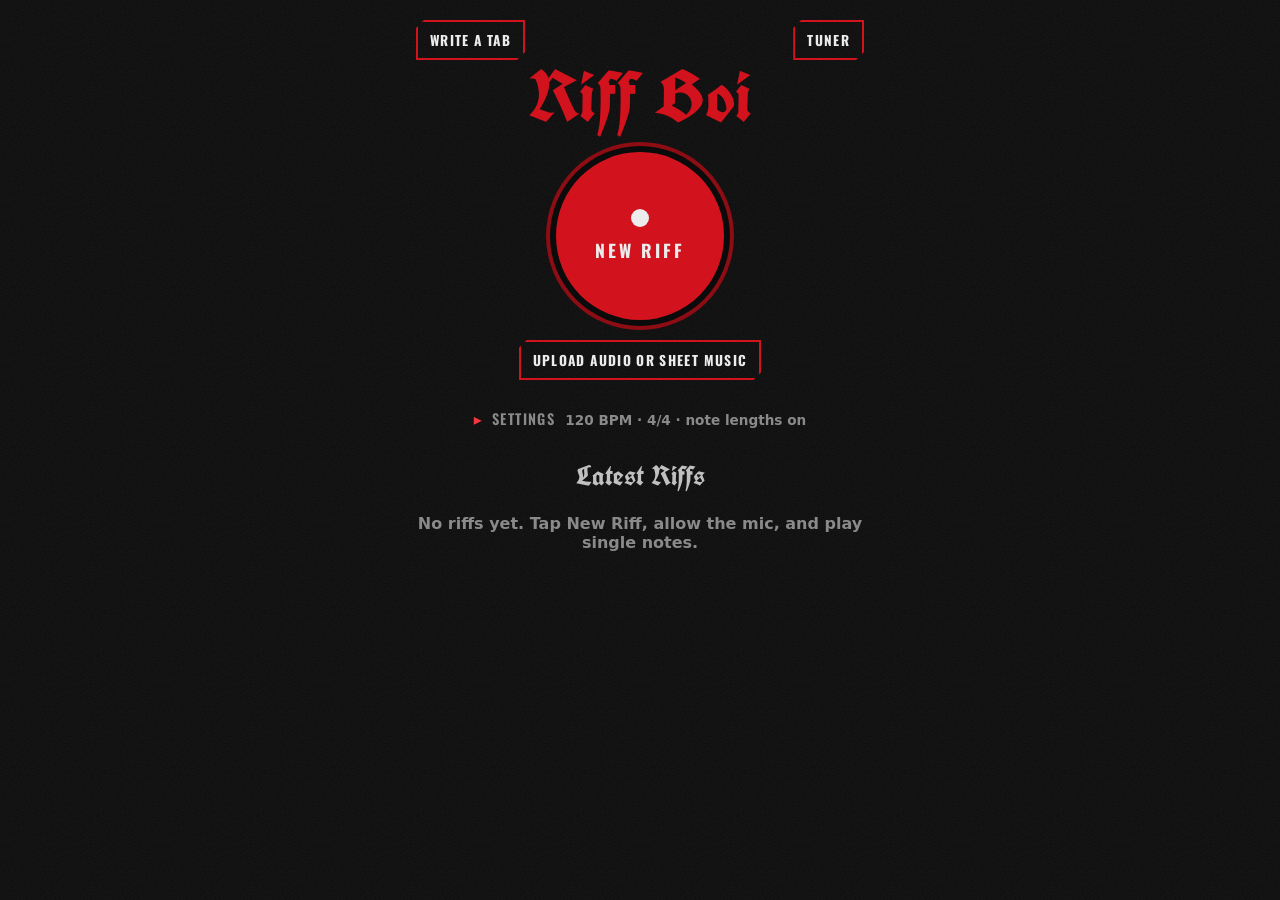
<file: index.html>
<!DOCTYPE html>
<html lang="en">
<head>
  <meta charset="UTF-8">
  <meta name="viewport" content="width=device-width, initial-scale=1">
  <title>Riff Boi</title>
  <!-- App icon and "Add to Home Screen": opens full-screen like an app, with the blackletter R icon -->
  <link rel="manifest" href="manifest.webmanifest">
  <meta name="theme-color" content="#0b0b0b">
  <link rel="icon" href="icons/favicon-32.png" sizes="32x32">
  <link rel="apple-touch-icon" href="icons/apple-touch-icon.png">
  <!-- Fonts from Google Fonts: UnifrakturCook (logo and titles, picked by the learner), Oswald (labels) -->
  <link rel="preconnect" href="https://fonts.googleapis.com">
  <link rel="preconnect" href="https://fonts.gstatic.com" crossorigin>
  <link href="https://fonts.googleapis.com/css2?family=Oswald:wght@500;700&family=UnifrakturCook:wght@700&display=swap" rel="stylesheet">
  <link rel="stylesheet" href="css/style.css">
</head>
<body>
  <!-- Each <section> is one screen. app.js shows one at a time. -->

  <!-- Home: Latest Riffs -->
  <section id="screen-home" class="screen">
    <header class="home-top">
      <h1 class="logo">Riff Boi</h1>
      <button id="new-tab-btn" class="secondary-btn new-tab-btn">Write a tab</button>
      <button id="tuner-btn" class="secondary-btn tuner-btn">Tuner</button>
    </header>
    <button id="new-riff-btn" class="record-btn" title="New Riff (Space)"><span class="record-dot" aria-hidden="true"></span>New Riff</button>
    <!-- Or get the tab of a recording (a sound file) -->
    <div class="file-row">
      <button id="upload-btn" class="secondary-btn">Upload audio or sheet music</button>
      <input id="upload-input" type="file" accept="audio/*,.musicxml,.xml,.mxl" hidden>
    </div>
    <!-- Settings for the tab: the tempo you play at (for note values), or Auto (Riff Boi works it
         out from your notes when you tap Stop), the time signature, and rhythm on/off -->
    <!-- Tucked away in a drawer: the line next to Settings says what's set (see showSettingsSummary) -->
    <details id="settings-drawer" class="settings-drawer">
    <summary><span class="setting-label">Settings</span> <span id="settings-summary" class="settings-summary"></span></summary>
    <div class="settings-row">
      <div class="tempo">
        <span class="setting-label">Tempo</span>
        <button id="bpm-down" class="step-btn" aria-label="Slower">−</button>
        <input id="bpm-input" class="bpm-input" type="number" inputmode="numeric" min="40" max="240" step="1" value="120" aria-label="Tempo in beats per minute">
        <span class="setting-unit">BPM</span>
        <button id="bpm-up" class="step-btn" aria-label="Faster">+</button>
      </div>
      <label class="rhythm-switch" title="Work out the tempo from my notes when I tap Stop"><input id="auto-tempo-input" type="checkbox"> <span class="setting-label">Auto detect tempo</span></label>
      <label class="meter-picker"><span class="setting-label">Time</span> <select id="meter-select" class="input-select" aria-label="Time signature"></select></label>
      <label class="rhythm-switch" title="Turn off to just see the notes, evenly spaced"><input id="rhythm-input" type="checkbox" checked> <span class="setting-label">Show note lengths</span></label>
      <label class="rhythm-switch" title="Watch my fretting hand to pick the right string"><input id="camera-input" type="checkbox"> <span class="setting-label">Camera (beta)</span></label>
      <button id="camera-setup-btn" class="small-btn" hidden>Set up camera</button>
    </div>
    </details>
    <!-- Only shown when the address ends in ?debug (for tuning note detection) -->
    <button id="save-readings-btn" class="small-btn" hidden>Save last recording's readings</button>
    <button id="save-sound-btn" class="small-btn" hidden>Save last recording's sound (WAV)</button>
    <h2 class="screen-title">Latest Riffs</h2>
    <!-- Delete every riff (after a check that you really mean it) -->
    <button id="delete-all-btn" class="riff-action riff-delete delete-all" hidden>Delete all</button>
    <p id="no-riffs-msg" class="muted no-riffs">No riffs yet. Tap New Riff, allow the mic, and play single notes.</p>
    <ul id="riff-list" class="riff-list"></ul>
  </section>

  <!-- Recording -->
  <section id="screen-recording" class="screen" hidden>
    <div class="rec-bar"><span class="rec-dot" aria-hidden="true"></span><span>Listening…</span><span id="rec-time" class="rec-time">0:00</span></div>
    <div class="note-display">
      <span id="note-name" class="note-name">–</span>
      <span id="note-freq" class="note-freq">Play a note</span>
    </div>
    <div id="live-tab" class="tab"></div>
    <!-- Camera (if it's on): your fretting hand, to pick the right string. The video stays on your device. -->
    <div id="camera-box" class="camera-box" hidden>
      <div class="camera-view"><video id="camera-video" playsinline muted></video><canvas id="camera-canvas"></canvas></div>
      <p id="camera-status" class="muted camera-status"></p>
    </div>
    <!-- Confidence bar: how sure Riff Boi is about the tab (filled in by app.js) -->
    <div id="live-confidence" class="confidence">
      <div class="confidence-label"><span>Confidence</span><span class="confidence-pct">–</span></div>
      <div class="confidence-bar" role="meter" aria-label="Confidence" aria-valuemin="0" aria-valuemax="100" aria-valuenow="0"><div class="confidence-fill"></div></div>
      <p class="confidence-hint"></p>
    </div>
    <!-- Messages like "Can't hear your guitar", with a hint about what to try -->
    <div class="status">
      <p id="status-msg" class="status-msg"></p>
      <p id="status-hint" class="status-hint"></p>
    </div>
    <!-- Only shown when the address ends in ?debug: the mic's numbers, to find out why a phone can't hear -->
    <p id="debug-info" class="debug-info" hidden></p>
    <button id="stop-btn" class="big-btn bottom-btn" title="Stop (Space)">Stop</button>
  </section>

  <!-- Tuner -->
  <section id="screen-tuner" class="screen" hidden>
    <h2 class="screen-title">Tuner</h2>
    <div class="tuner">
      <div id="tuner-note" class="tuner-note">–</div>
      <div class="tuner-meter">
        <div class="tuner-center"></div>
        <div id="tuner-needle" class="tuner-needle" hidden></div>
      </div>
      <div class="tuner-scale"><span>♭ flat</span><span>sharp ♯</span></div>
      <div id="tuner-status" class="tuner-status">Play one string</div>
      <div id="tuner-freq" class="muted"></div>
    </div>
    <div class="status">
      <p id="tuner-msg" class="status-msg"></p>
      <p id="tuner-hint" class="status-hint"></p>
    </div>
    <p id="tuner-debug" class="debug-info" hidden></p>
    <button id="tuner-done-btn" class="big-btn bottom-btn">Done</button>
  </section>

  <!-- Camera setup (beta): two notes show Riff Boi where your frets are in the picture -->
  <section id="screen-camera-setup" class="screen" hidden>
    <h2 class="screen-title">Camera setup</h2>
    <p id="setup-step" class="setup-step"></p>
    <div class="camera-box">
      <div class="camera-view"><video id="setup-video" playsinline muted></video><canvas id="setup-canvas"></canvas></div>
      <p id="setup-status" class="muted camera-status"></p>
    </div>
    <p class="muted setup-tip">Put the camera where it can see the whole neck, in good light. Red dots mark your fretting hand, gray dots your other hand.</p>
    <div class="status">
      <p id="setup-msg" class="status-msg"></p>
      <p id="setup-hint" class="status-hint"></p>
    </div>
    <button id="setup-again-btn" class="secondary-btn">Start over</button>
    <button id="setup-done-btn" class="big-btn bottom-btn">Done</button>
  </section>

  <!-- Saving confirmation -->
  <section id="screen-saving" class="screen" hidden>
    <h2 id="saving-title" class="saving-title">Saving…</h2>
    <p id="saving-details" class="saving-details"></p>
    <p id="saving-where" class="muted"></p>
  </section>

  <!-- Riff View: one saved riff -->
  <section id="screen-riff" class="screen" hidden>
    <button id="back-btn" class="back-btn">← Latest Riffs</button>
    <h2 id="riff-title" class="screen-title"></h2>
    <div id="riff-tab" class="tab"></div>
    <!-- Tap a note in the tab to move it to another string (the string is Riff Boi's best guess) -->
    <div id="move-row" class="move-row" hidden></div>
    <p id="move-hint" class="muted move-hint">Tap a note to move it to another string</p>
    <!-- Play it (the big button). A riff opened from a shared link can be saved to my riffs. -->
    <div class="riff-main">
      <button id="riff-play-btn" class="secondary-btn play-btn riff-play">Play</button>
      <button id="riff-save-btn" class="secondary-btn add-note-btn" hidden>Save to my riffs</button>
    </div>
    <!-- Everything else, in small labeled groups -->
    <div class="riff-groups">
      <!-- Practice: slow it down, play it over and over, and hear a click on the beat -->
      <div class="riff-group">
        <span class="setting-label group-label">Practice</span>
        <label class="meter-picker"><span class="setting-label">Speed</span> <select id="speed-select" class="input-select"><option value="1">100%</option><option value="0.75">75%</option><option value="0.5">50%</option></select></label>
        <label class="rhythm-switch"><input id="loop-input" type="checkbox"> <span class="setting-label">Loop</span></label>
        <label id="click-switch" class="rhythm-switch"><input id="click-input" type="checkbox"> <span class="setting-label">Click</span></label>
      </div>
      <!-- This riff's tempo: type a new one to speed it up or slow it down. Detect works it out again
           from how it was played, for when the tempo was wrong when it was recorded. -->
      <div id="tempo-group" class="riff-group">
        <span class="setting-label group-label">Tempo</span>
        <label id="riff-tempo" class="riff-tempo">
          <input id="riff-bpm-input" class="bpm-input" type="number" inputmode="numeric" min="40" max="240" step="1" aria-label="This riff's tempo in beats per minute">
          <span class="setting-unit">BPM</span>
          <span id="riff-auto-tag" class="muted">auto</span>
        </label>
        <button id="riff-detect-btn" class="small-btn" type="button">Detect</button>
      </div>
      <!-- Share: copy it as text tab, send a link (a phone opens its share menu), or save a .txt file -->
      <div class="riff-group">
        <span class="setting-label group-label">Share</span>
        <button id="riff-copy-btn" class="secondary-btn copy-btn">Copy</button>
        <button id="riff-share-btn" class="secondary-btn copy-btn">Link</button>
        <button id="riff-file-btn" class="secondary-btn copy-btn">Save .txt</button>
      </div>
      <!-- Your real sound (a recorded or uploaded riff), kept in this browser -->
      <div id="sound-row" class="riff-group" hidden>
        <span class="setting-label group-label">Your sound</span>
        <button id="sound-play-btn" class="secondary-btn play-btn">Play</button>
        <button id="sound-save-btn" class="secondary-btn copy-btn">Download</button>
      </div>
    </div>
    <!-- Same confidence bar, for the saved riff (hidden for riffs saved before it existed) -->
    <div id="riff-confidence" class="confidence" hidden>
      <div class="confidence-label"><span>Confidence</span><span class="confidence-pct">–</span></div>
      <div class="confidence-bar" role="meter" aria-label="Confidence" aria-valuemin="0" aria-valuemax="100" aria-valuenow="0"><div class="confidence-fill"></div></div>
      <p class="confidence-hint"></p>
    </div>
    <p id="riff-count" class="muted"></p>
    <!-- Which key and scale it sounds like (hidden when Riff Boi can't tell) -->
    <p id="riff-scale" class="muted riff-scale" hidden></p>
  </section>

  <!-- Write a tab: write a tab by hand, one note at a time, at the tempo and time signature set on the home screen -->
  <section id="screen-editor" class="screen" hidden>
    <button id="editor-back-btn" class="back-btn">← Latest Riffs</button>
    <h2 class="screen-title">Write a tab</h2>
    <div id="editor-tab" class="tab"></div>
    <div class="editor-controls">
      <button id="editor-play-btn" class="secondary-btn play-btn" disabled>Play</button>
      <!-- The string, high e first like the lines on the tab -->
      <div class="choice-row" id="string-picker" role="group" aria-label="String">
        <span class="setting-label">String</span>
        <button class="choice-btn" data-string="1" aria-pressed="false">e</button>
        <button class="choice-btn" data-string="2" aria-pressed="false">B</button>
        <button class="choice-btn" data-string="3" aria-pressed="false">G</button>
        <button class="choice-btn" data-string="4" aria-pressed="false">D</button>
        <button class="choice-btn" data-string="5" aria-pressed="false">A</button>
        <button class="choice-btn" data-string="6" aria-pressed="true">E</button>
      </div>
      <div class="tempo">
        <span class="setting-label">Fret</span>
        <button id="fret-down" class="step-btn" aria-label="Lower fret">−</button>
        <input id="fret-input" class="bpm-input" type="number" min="0" max="24" step="1" value="0" enterkeyhint="enter" aria-label="Fret">
        <button id="fret-up" class="step-btn" aria-label="Higher fret">+</button>
      </div>
      <!-- How long the note lasts -->
      <div class="choice-row" id="value-picker" role="group" aria-label="Note value">
        <button class="choice-btn" data-beats="4" aria-pressed="false">Whole</button>
        <button class="choice-btn" data-beats="2" aria-pressed="false">Half</button>
        <button class="choice-btn" data-beats="1" aria-pressed="true">Quarter</button>
        <button class="choice-btn" data-beats="0.5" aria-pressed="false">8th</button>
        <button class="choice-btn" data-beats="0.25" aria-pressed="false">16th</button>
        <label class="rhythm-switch"><input id="dotted-input" type="checkbox"> <span class="setting-label">Dotted</span></label>
      </div>
      <div class="editor-actions">
        <button id="undo-note-btn" class="secondary-btn" disabled>Undo</button>
        <button id="add-note-btn" class="secondary-btn add-note-btn">Add note</button>
        <button id="save-tab-btn" class="secondary-btn" disabled>Save</button>
      </div>
      <p id="editor-hint" class="muted"></p>
    </div>
  </section>

  <script type="module" src="js/app.js"></script>
</body>
</html>
</file>
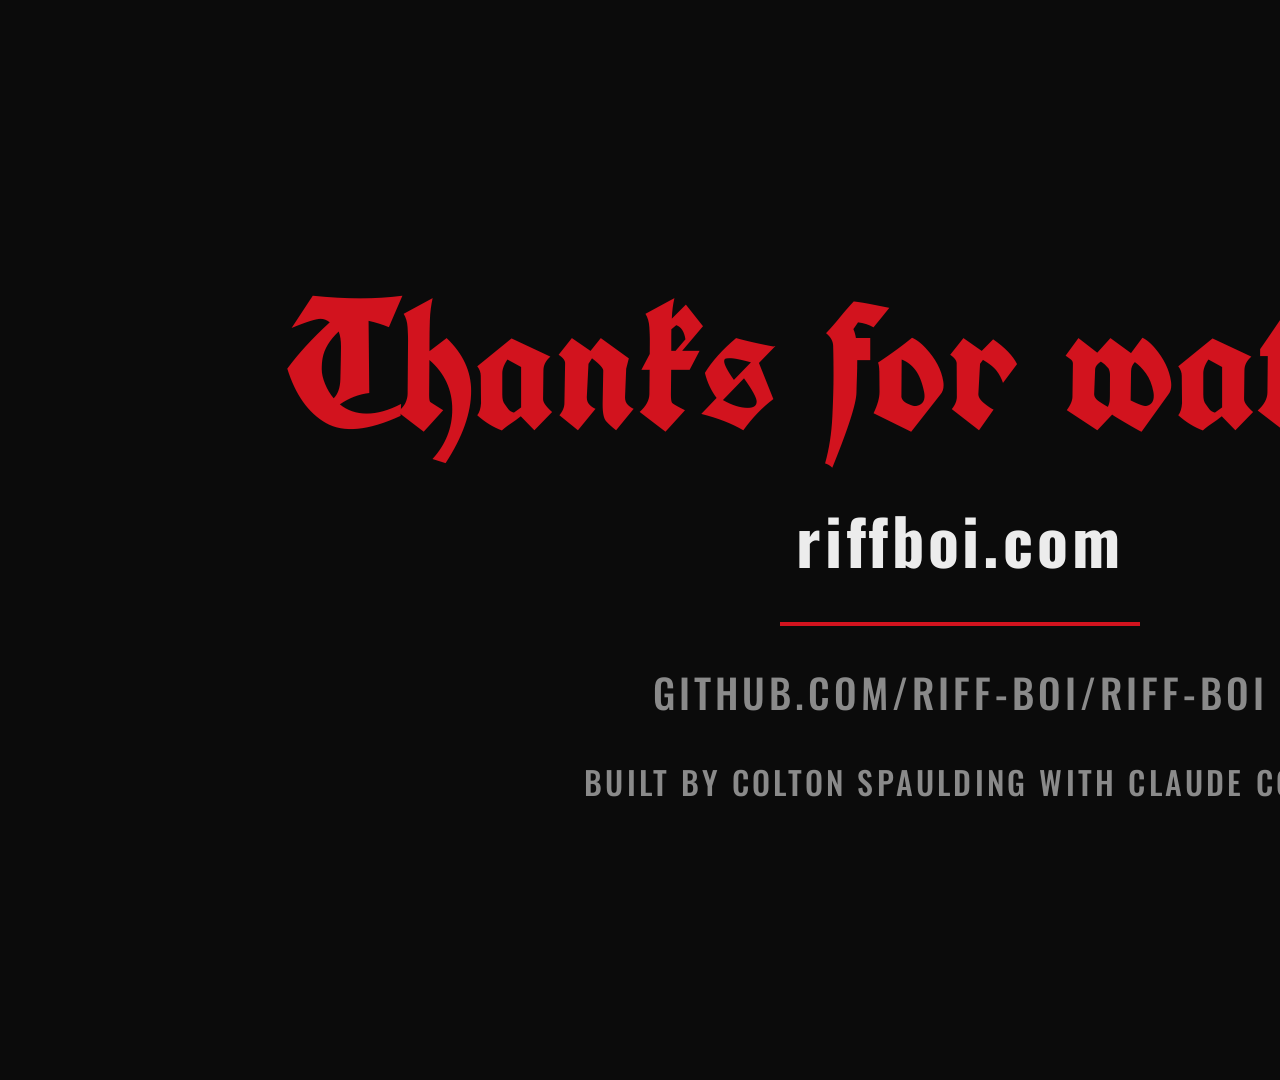
<file: devpost/video/closing-card.html>
<!DOCTYPE html>
<html><head><meta charset="utf-8"><title>Riff Boi closing-card</title>
<link href="https://fonts.googleapis.com/css2?family=Oswald:wght@500;700&family=UnifrakturCook:wght@700&display=swap" rel="stylesheet">
<style>
  html, body { margin: 0; width: 1920px; height: 1080px; background: #0b0b0b; color: #ececec; }
  body { display: flex; flex-direction: column; align-items: center; justify-content: center; gap: 36px; font-family: 'Oswald', sans-serif; text-align: center; }
  .logo { font-family: 'UnifrakturCook', serif; font-size: 260px; line-height: 1; color: #d2131e; }
  .big { font-size: 64px; font-weight: 700; letter-spacing: 0.06em; }
  .line { width: 360px; height: 4px; background: #d2131e; }
  .small { font-size: 40px; font-weight: 500; letter-spacing: 0.1em; text-transform: uppercase; color: #8a8a8a; }
</style></head>
<body><div class="logo" style="font-size:180px">Thanks for watching</div><div class="big">riffboi.com</div><div class="line"></div><div class="small">github.com/riff-boi/riff-boi</div><div class="small" style="font-size:32px">Built by Colton Spaulding with Claude Code</div></body></html>
</file>
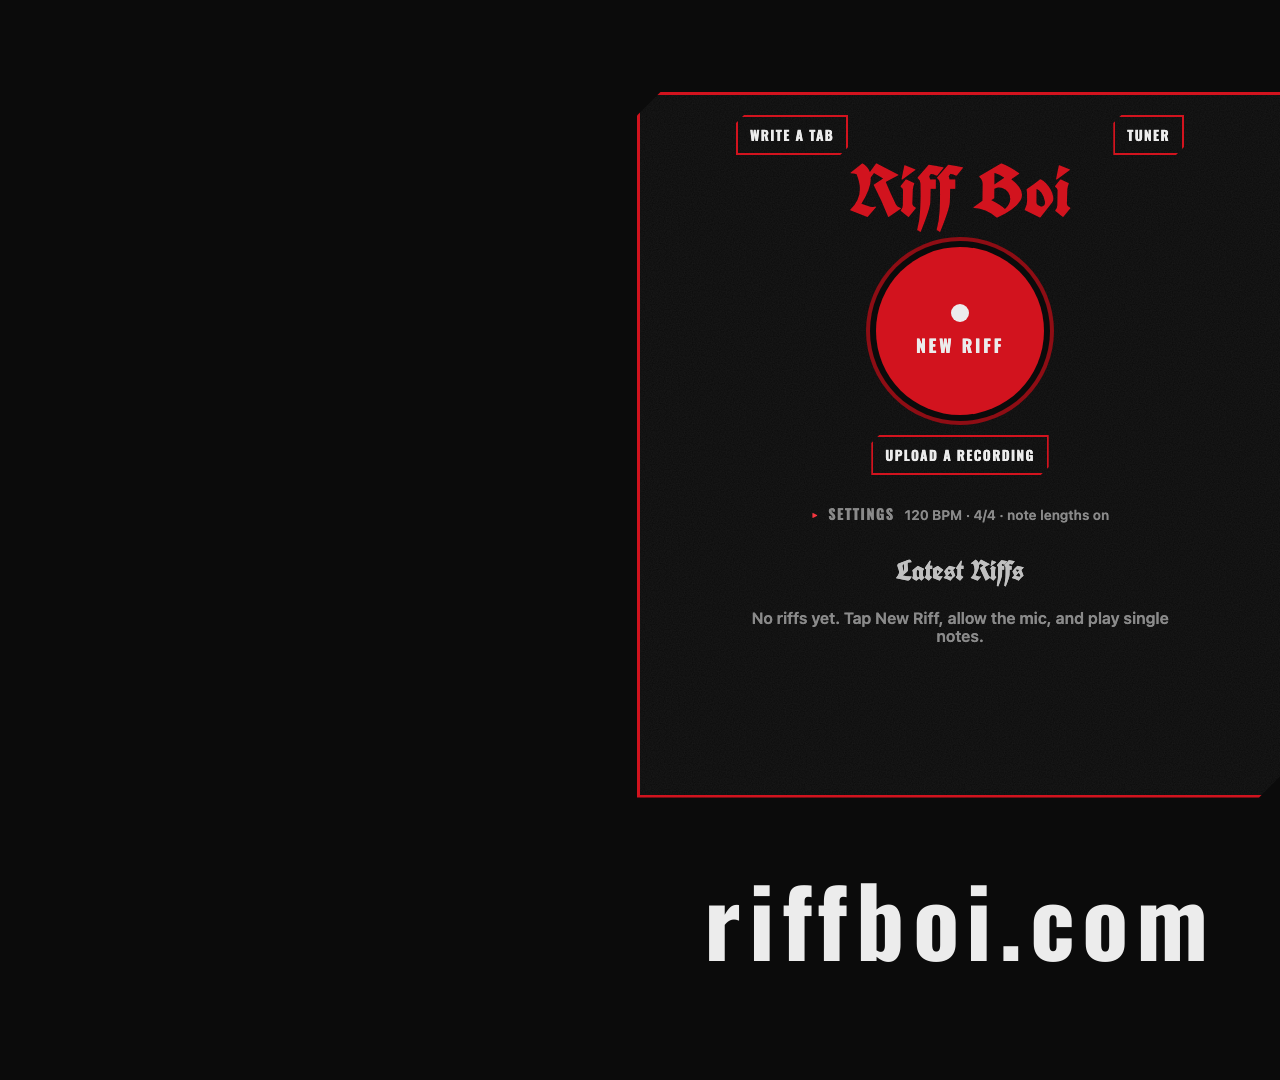
<file: devpost/video/end-card.html>
<!DOCTYPE html>
<html><head><meta charset="utf-8"><title>Riff Boi end card</title>
<link href="https://fonts.googleapis.com/css2?family=Oswald:wght@500;700&family=UnifrakturCook:wght@700&display=swap" rel="stylesheet">
<style>
  html, body { margin: 0; width: 1920px; height: 1080px; background: #0b0b0b; }
  body { display: flex; flex-direction: column; align-items: center; justify-content: center; gap: 48px; }
  .shot { width: 640px; height: 700px; background: url(../screenshots/home.png) -430px 0 / 1500px 1000px no-repeat;
          border: 3px solid #d2131e; clip-path: polygon(24px 0, 100% 0, 100% calc(100% - 24px), calc(100% - 24px) 100%, 0 100%, 0 24px); }
  .url { font-family: 'Oswald', sans-serif; font-weight: 700; font-size: 96px; letter-spacing: 0.08em; color: #ececec; }
</style></head>
<body><div class="shot"></div><div class="url">riffboi.com</div></body></html>
</file>
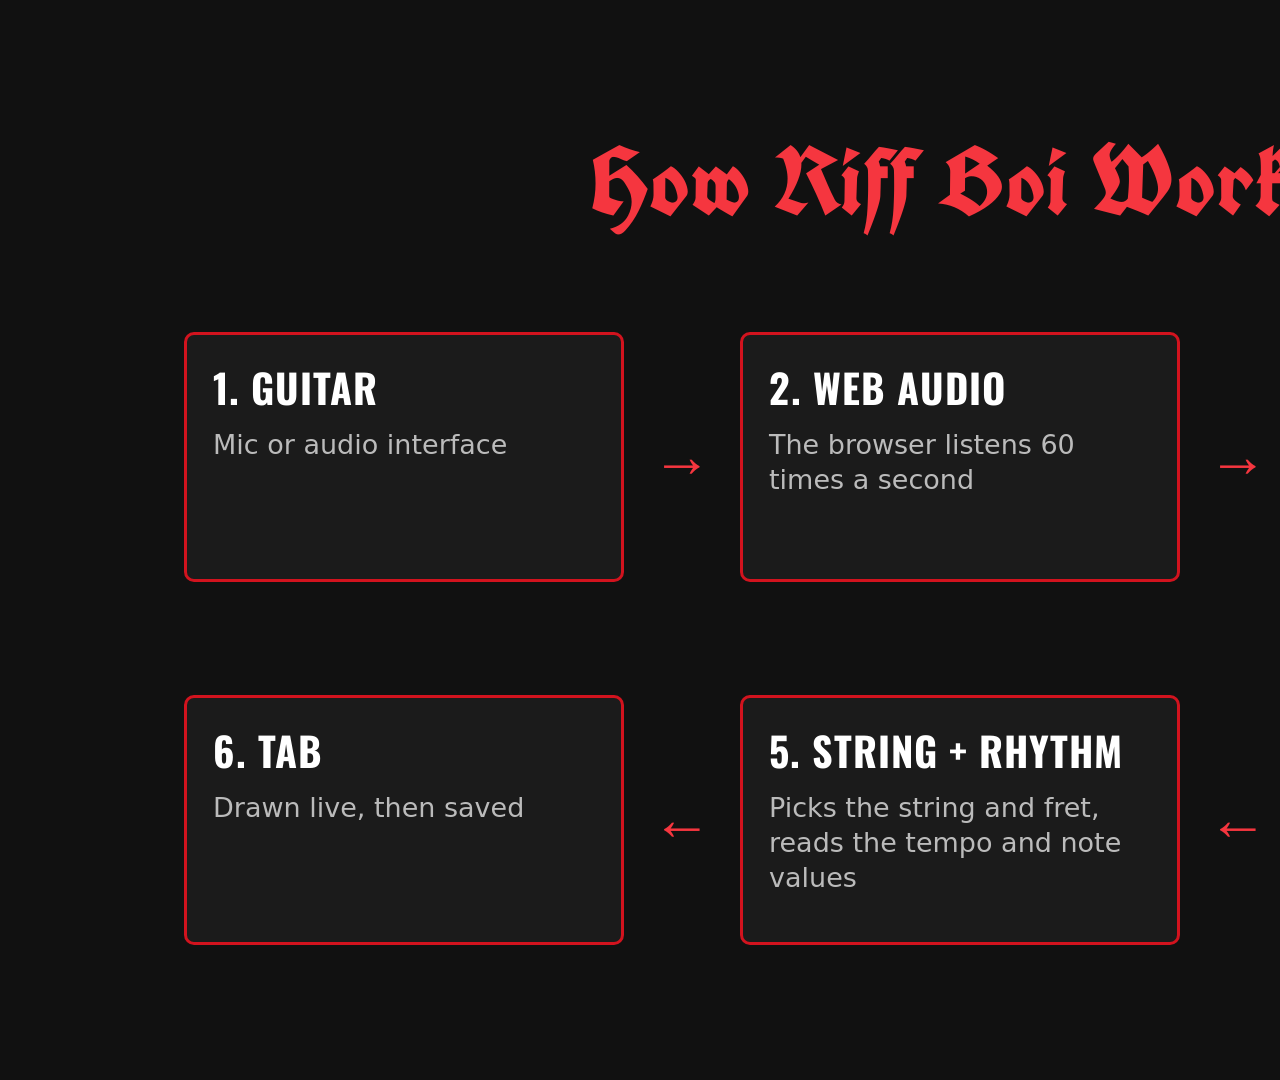
<file: devpost/video/how-it-works.html>
<!doctype html>
<html><head><meta charset="utf-8"><title>How Riff Boi works</title>
<link href="https://fonts.googleapis.com/css2?family=Oswald:wght@500;700&family=UnifrakturCook:wght@700&display=swap" rel="stylesheet">
<style>
  body { margin: 0; width: 1920px; height: 1080px; background: #111; color: #eee; font-family: system-ui, sans-serif; display: flex; flex-direction: column; align-items: center; justify-content: center; }
  h1 { font-family: 'UnifrakturCook', serif; font-size: 96px; color: #f5363f; margin: 0 0 70px; }
  .row { display: flex; align-items: stretch; gap: 28px; margin: 18px 0; }
  .box { width: 440px; min-height: 250px; border: 3px solid #d2131e; border-radius: 10px; background: #1b1b1b; padding: 22px 26px; box-sizing: border-box; }
  .box b { display: block; font-family: 'Oswald', sans-serif; font-size: 40px; letter-spacing: 1px; text-transform: uppercase; color: #fff; margin-bottom: 10px; }
  .box span { font-size: 27px; color: #bbb; line-height: 1.3; }
  .arrow { align-self: center; font-size: 60px; color: #f5363f; font-family: 'Oswald', sans-serif; }
  .down { width: 100%; text-align: right; padding-right: 180px; box-sizing: border-box; }
  .hot { background: #2a0d0f; }
</style></head><body>
<h1>How Riff Boi Works</h1>
<div class="row">
  <div class="box"><b>1. Guitar</b><span>Mic or audio interface</span></div><div class="arrow">→</div>
  <div class="box"><b>2. Web Audio</b><span>The browser listens 60 times a second</span></div><div class="arrow">→</div>
  <div class="box"><b>3. Pitchy</b><span>Pitch and how clear the sound is</span></div>
</div>
<div class="arrow" style="margin: -6px 0 -6px 1030px;">↓</div>
<div class="row">
  <div class="box"><b>6. Tab</b><span>Drawn live, then saved</span></div><div class="arrow">←</div>
  <div class="box"><b>5. String + rhythm</b><span>Picks the string and fret, reads the tempo and note values</span></div><div class="arrow">←</div>
  <div class="box hot"><b>4. The note tracker</b><span>New note? Picked or hammered? Bend, vibrato or overtone?</span></div>
</div>
</body></html>
</file>
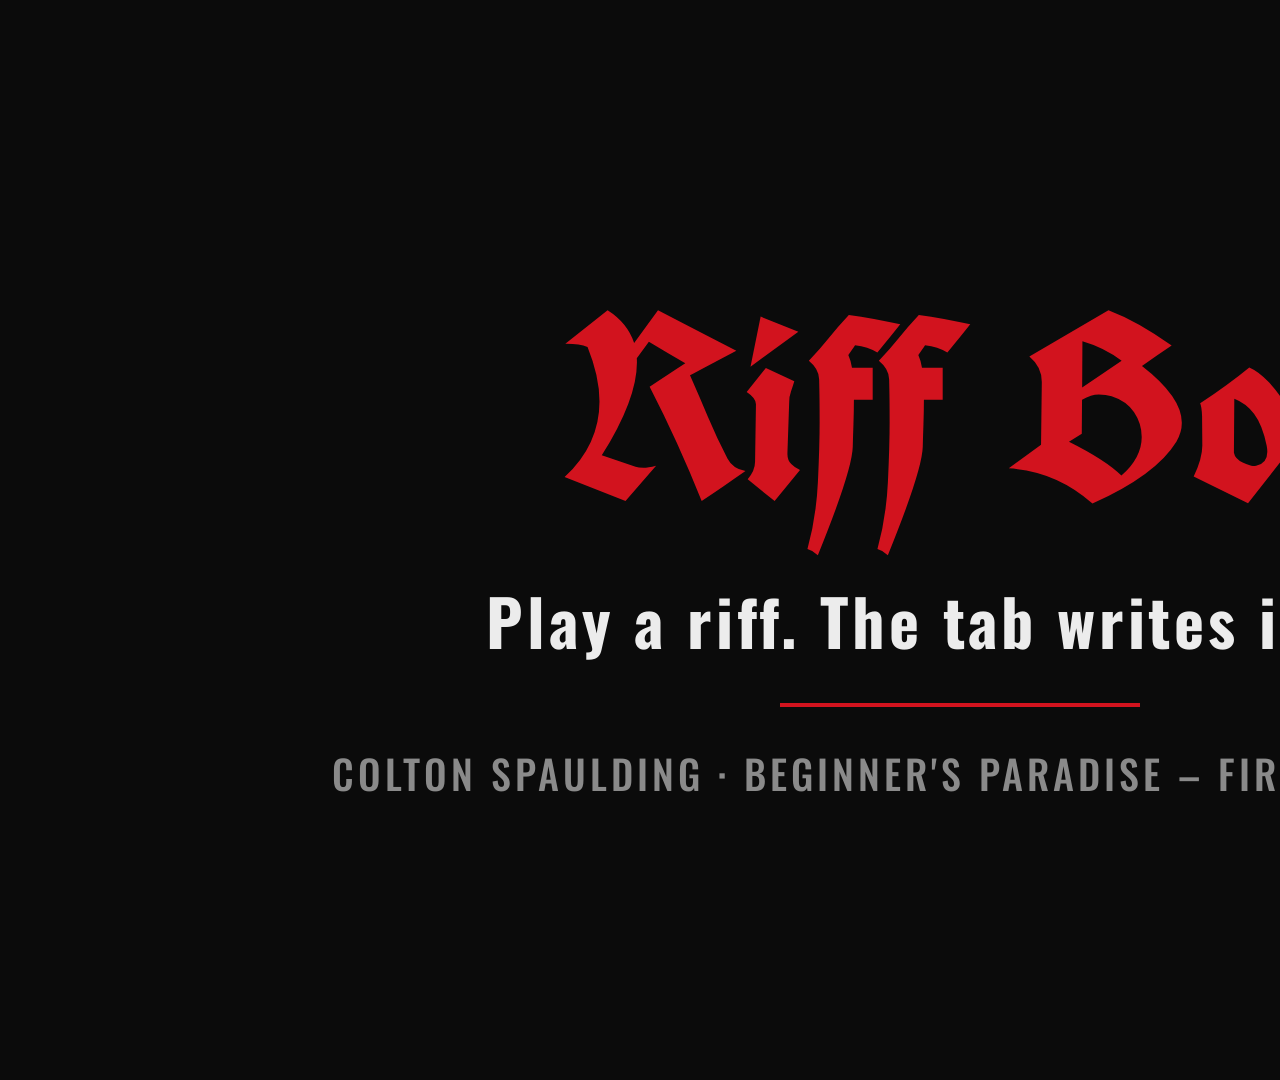
<file: devpost/video/title-card.html>
<!DOCTYPE html>
<html><head><meta charset="utf-8"><title>Riff Boi title-card</title>
<link href="https://fonts.googleapis.com/css2?family=Oswald:wght@500;700&family=UnifrakturCook:wght@700&display=swap" rel="stylesheet">
<style>
  html, body { margin: 0; width: 1920px; height: 1080px; background: #0b0b0b; color: #ececec; }
  body { display: flex; flex-direction: column; align-items: center; justify-content: center; gap: 36px; font-family: 'Oswald', sans-serif; text-align: center; }
  .logo { font-family: 'UnifrakturCook', serif; font-size: 260px; line-height: 1; color: #d2131e; }
  .big { font-size: 64px; font-weight: 700; letter-spacing: 0.06em; }
  .line { width: 360px; height: 4px; background: #d2131e; }
  .small { font-size: 40px; font-weight: 500; letter-spacing: 0.1em; text-transform: uppercase; color: #8a8a8a; }
</style></head>
<body><div class="logo">Riff Boi</div><div class="big">Play a riff. The tab writes itself.</div><div class="line"></div><div class="small">Colton Spaulding · Beginner's Paradise – FirstCommit 2026</div></body></html>
</file>
<file: css/style.css>
/* Riff Boi colors — defined once here, used everywhere below. */
:root {
  --bg: #0b0b0b;          /* near-black background */
  --panel: #161616;       /* panels and cards */
  --red: #d2131e;         /* main red: buttons, borders and big red text (white text on it: 4.6:1) */
  --red-text: #f5363f;    /* red for small text, lighter so it's easy to read on the dark (4.7:1) */
  --red-dark: #8e0d14;    /* pressed buttons */
  --text: #ececec;        /* main text */
  --muted: #8a8a8a;       /* less important text */
  --title-font: 'UnifrakturCook', 'Times New Roman', serif; /* blackletter, only for the logo and titles */
  --label-font: 'Oswald', system-ui, -apple-system, "Segoe UI", sans-serif; /* condensed caps for buttons and labels */
  --tab-font: ui-monospace, Menlo, Consolas, monospace; /* tab: every character the same width */
  /* Angled corners (the metal look): cut the top-left and bottom-right corners off a box. */
  --cut: polygon(14px 0, 100% 0, 100% calc(100% - 14px), calc(100% - 14px) 100%, 0 100%, 0 14px);
  --cut-small: polygon(8px 0, 100% 0, 100% calc(100% - 8px), calc(100% - 8px) 100%, 0 100%, 0 8px);
}

* {
  box-sizing: border-box;
}

/* Flat black with a fine grain texture (an SVG noise pattern), like a printed flyer. */
body {
  margin: 0;
  background:
    url("data:image/svg+xml;utf8,<svg xmlns='http://www.w3.org/2000/svg' width='160' height='160'><filter id='n'><feTurbulence type='fractalNoise' baseFrequency='0.85' numOctaves='2' stitchTiles='stitch'/><feColorMatrix values='0 0 0 0 1 0 0 0 0 1 0 0 0 0 1 0 0 0 0.06 0'/></filter><rect width='100%' height='100%' filter='url(%23n)'/></svg>"),
    var(--bg);
  color: var(--text);
  font-family: system-ui, -apple-system, "Segoe UI", sans-serif;
  font-weight: 600;
}

/* Mobile-first: one centered column that fills the screen. */
.screen {
  max-width: 480px;
  margin: 0 auto;
  padding: 20px 16px 28px;
  display: flex;
  flex-direction: column;
  align-items: center;
  gap: 20px;
  min-height: 100vh;
  min-height: 100dvh; /* phones: the real visible height, without the browser bars */
}

.screen[hidden] {
  display: none;
}

/* --- Home --- */

/* The logo, with the Tuner button tucked in the top corner. */
.home-top {
  width: 100%;
  position: relative;
  display: flex;
  justify-content: center;
}

.logo {
  font-family: var(--title-font);
  font-weight: 700;
  font-size: 4.5rem;
  line-height: 1;
  color: var(--red);
  margin: 40px 0 0;
}

/* Blackletter is hard to read in ALL CAPS, so titles keep normal capitals. */
.screen-title {
  font-family: var(--title-font);
  font-weight: 700;
  font-size: 1.75rem;
  color: var(--text);
  opacity: 0.8;
  margin: 0;
}

/* New Riff: a big round record button, the biggest thing on the home screen. */
.record-btn {
  width: 168px;
  height: 168px;
  border-radius: 50%;
  display: flex;
  flex-direction: column;
  align-items: center;
  justify-content: center;
  gap: 10px;
  font-family: var(--label-font);
  font-size: 1.1rem;
  font-weight: 700;
  text-transform: uppercase;
  letter-spacing: 0.16em;
  color: var(--text);
  background: var(--red);
  border: none;
  box-shadow: 0 0 0 6px var(--bg), 0 0 0 10px var(--red-dark); /* a dark gap, then a ring */
  cursor: pointer;
}

.record-btn:active {
  background: var(--red-dark);
}

.record-dot {
  width: 18px;
  height: 18px;
  border-radius: 50%;
  background: var(--text);
}

/* Upload a recording, under New Riff. */
.file-row {
  display: flex;
  flex-wrap: wrap;
  justify-content: center;
  gap: 10px;
}

/* Tempo and rhythm settings under New Riff. */
.settings-row {
  display: flex;
  flex-wrap: wrap;
  justify-content: center;
  align-items: center;
  gap: 12px 22px;
}

/* The settings live in a drawer on the home screen. Closed, it shows one line of what's set. */
.settings-drawer {
  width: 100%;
}

.settings-drawer > summary {
  display: flex;
  flex-wrap: wrap;
  justify-content: center;
  align-items: baseline;
  gap: 4px 10px;
  padding: 8px;
  cursor: pointer;
  list-style: none;
}

.settings-drawer > summary::-webkit-details-marker {
  display: none;
}

.settings-drawer > summary::before {
  content: '▸';
  color: var(--red-text);
}

.settings-drawer[open] > summary::before {
  content: '▾';
}

.settings-drawer[open] > summary {
  margin-bottom: 8px;
}

.settings-summary {
  color: var(--muted);
  font-size: 0.85rem;
}

.tempo,
.rhythm-switch {
  display: flex;
  align-items: center;
  gap: 6px;
}

.setting-label,
.setting-unit {
  font-family: var(--label-font);
  font-size: 0.9rem;
  text-transform: uppercase;
  letter-spacing: 0.1em;
  color: var(--muted);
}

.step-btn {
  width: 34px;
  height: 34px;
  font: inherit;
  font-size: 1.2rem;
  line-height: 1;
  color: var(--text);
  background: var(--panel);
  border: 1px solid #333;
  clip-path: var(--cut-small);
  cursor: pointer;
}

.step-btn:active {
  background: var(--red-dark);
}

/* The tempo while Auto detect tempo is on: blank, and − and + are off. */
.step-btn:disabled,
.bpm-input:disabled {
  opacity: 0.4;
  cursor: default;
}

.step-btn:disabled:active {
  background: var(--panel);
}

.bpm-input {
  width: 58px;
  padding: 6px 4px;
  font-family: var(--tab-font);
  font-size: 1.1rem;
  font-weight: 700;
  text-align: center;
  color: var(--text);
  background: var(--panel);
  border: 1px solid #333;
  border-radius: 0;
  appearance: textfield; /* no built-in arrows: the − and + buttons do that */
}

.bpm-input::-webkit-outer-spin-button,
.bpm-input::-webkit-inner-spin-button {
  -webkit-appearance: none;
  margin: 0;
}

.rhythm-switch {
  cursor: pointer;
}

.rhythm-switch input {
  width: 18px;
  height: 18px;
  margin: 0;
  accent-color: var(--red);
}

/* The time signature picker. */
.meter-picker {
  display: flex;
  align-items: center;
  gap: 8px;
  max-width: 100%;
}

.input-select {
  min-width: 0;
  max-width: 240px;
  padding: 7px 32px 7px 10px;
  font: inherit;
  font-size: 0.95rem;
  color: var(--text);
  /* The browser's own arrow is hidden (appearance: none), so draw a small red one. */
  background: var(--panel) url("data:image/svg+xml,%3Csvg xmlns='http://www.w3.org/2000/svg' width='10' height='6'%3E%3Cpath d='M0 0h10L5 6z' fill='%23d7141f'/%3E%3C/svg%3E") no-repeat right 12px center;
  border: 1px solid #333;
  border-radius: 0;
  clip-path: var(--cut-small);
  appearance: none;
  color-scheme: dark; /* the open list of inputs is dark too */
  text-overflow: ellipsis;
  cursor: pointer;
}

/* Latest Riffs: each riff is a card with its date, note count, confidence and a mini tab. */
.riff-list {
  width: 100%;
  margin: 0;
  padding: 0;
  list-style: none;
  display: flex;
  flex-direction: column;
  gap: 10px;
}

.riff-card {
  width: 100%;
  display: flex;
  flex-direction: column;
  gap: 8px;
  padding: 14px 16px;
  font: inherit;
  color: var(--text);
  text-align: left;
  background: var(--panel);
  border: none;
  border-left: 4px solid var(--red);
  clip-path: var(--cut);
  cursor: pointer;
}

.riff-card:active {
  background: var(--red-dark);
}

.riff-card-top {
  display: flex;
  justify-content: space-between;
  gap: 12px;
  font-family: var(--label-font);
  font-weight: 500;
  letter-spacing: 0.04em;
}

.riff-meta {
  color: var(--muted);
  white-space: nowrap;
}

.riff-title {
  min-width: 0;
  overflow-wrap: anywhere; /* a long name wraps instead of pushing the card wider */
}

/* When a renamed riff was made. */
.riff-date {
  margin-top: -4px;
  font-size: 0.85rem;
  color: var(--muted);
}

/* Rename and Delete under each riff card. */
.riff-actions {
  display: flex;
  justify-content: flex-end;
  align-items: center;
  gap: 4px;
}

.riff-action {
  padding: 10px 12px;
  font-family: var(--label-font);
  font-size: 0.8rem;
  text-transform: uppercase;
  letter-spacing: 0.1em;
  color: var(--muted);
  background: none;
  border: none;
  cursor: pointer;
}

.riff-action:hover,
.riff-action:focus-visible {
  color: var(--text);
}

.riff-delete:hover {
  color: var(--red-text);
}

.rename-input {
  flex: 1;
  min-width: 0;
  max-width: 260px;
  padding: 7px 10px;
  font: inherit;
  color: var(--text);
  background: var(--panel);
  border: 1px solid #333;
  border-radius: 0;
}

.mini-tab {
  display: block;
  overflow: hidden;
}

.mini-tab .tab-svg {
  width: auto;
  height: 84px; /* a small version of the same tab picture */
}

/* --- Buttons --- */

/* The big red buttons (Stop, Done) — full width, with angled corners. */
.big-btn {
  width: 100%;
  padding: 22px;
  font-family: var(--label-font);
  font-size: 1.5rem;
  font-weight: 700;
  text-transform: uppercase;
  letter-spacing: 0.18em;
  color: var(--text);
  background: var(--red);
  border: none;
  clip-path: var(--cut);
  cursor: pointer;
}

.big-btn:active {
  background: var(--red-dark);
}

/* Stop and Done sit at the bottom of the screen, where your thumb is. */
.bottom-btn {
  margin-top: auto;
}

/* Outlined in red (Tuner). */
.secondary-btn {
  padding: 8px 12px;
  font-family: var(--label-font);
  font-size: 0.85rem;
  font-weight: 700;
  text-transform: uppercase;
  letter-spacing: 0.1em;
  color: var(--text);
  background: transparent;
  border: 2px solid var(--red);
  clip-path: var(--cut-small);
  cursor: pointer;
}

.secondary-btn:active {
  background: var(--red-dark);
}

.tuner-btn {
  position: absolute;
  top: 0;
  right: 0;
}

.new-tab-btn {
  position: absolute;
  top: 0;
  left: 0;
}

.small-btn {
  padding: 10px 16px;
  font: inherit;
  color: var(--muted);
  background: var(--panel);
  border: 1px solid var(--muted);
  border-radius: 6px;
  cursor: pointer;
}

.small-btn[hidden] {
  display: none;
}

/* "← Latest Riffs" in the top-left corner of the Riff View. */
.back-btn {
  align-self: flex-start;
  padding: 8px 0;
  font: inherit;
  color: var(--muted);
  background: none;
  border: none;
  cursor: pointer;
}

/* Keyboard focus: the angled corners would cut off a normal outline, so draw it inside. */
.big-btn:focus-visible,
.secondary-btn:focus-visible,
.step-btn:focus-visible,
.input-select:focus-visible,
.riff-card:focus-visible {
  outline: 2px solid var(--text);
  outline-offset: -5px;
}

/* --- Recording --- */

/* Top bar: a pulsing red dot, "Listening…" and the time since New Riff. */
.rec-bar {
  width: 100%;
  display: flex;
  align-items: center;
  gap: 10px;
  color: var(--muted);
  font-family: var(--label-font);
  text-transform: uppercase;
  letter-spacing: 0.15em;
}

.rec-dot {
  width: 12px;
  height: 12px;
  border-radius: 50%;
  background: var(--red);
  animation: rec-pulse 1.2s ease-in-out infinite;
}

@keyframes rec-pulse {
  50% { opacity: 0.25; }
}

.rec-time {
  margin-left: auto;
  font-family: var(--tab-font);
  letter-spacing: 0.05em;
  color: var(--text);
}

/* The last note heard, big, with the note count under it. */
.note-display {
  display: flex;
  flex-direction: column;
  align-items: center;
  gap: 4px;
  color: var(--muted);
}

.note-name {
  font-family: var(--tab-font);
  font-size: 4rem;
  line-height: 1;
  color: var(--red);
}

/* A note that's just been heard, before the tab is sure of it (then it turns red). */
.note-name.hearing {
  color: var(--muted);
}

/* The tab: six lines in a monospace font so the fret numbers line up like real tab.
   Scrolls sideways when the riff gets long. */
.tab {
  width: 100%;
  margin: 0;
  padding: 20px 16px;
  background: var(--panel);
  border-left: 4px solid var(--red);
  clip-path: var(--cut);
  font-family: var(--tab-font);
  font-size: 1.25rem;
  line-height: 1.5;
  color: var(--text);
  overflow-x: auto;
}

/* The tab picture (tabsvg.js): string lines, fret numbers, bar lines, bends and rhythm. */
.tab-svg {
  display: block;
  overflow: visible;
}

.t-line {
  stroke: #444;
  stroke-width: 1.2;
}

.t-bar {
  stroke: #777;
  stroke-width: 1.4;
}

.t-gap {
  fill: var(--panel); /* a dark patch behind each number, so the string line doesn't run through it */
}

.t-fret {
  fill: var(--text);
  font-family: var(--tab-font);
  font-size: 15px;
  font-weight: 700;
  text-anchor: middle;
  dominant-baseline: central;
}

.t-now {
  fill: var(--red-text); /* the newest note while recording */
}

.t-unsure {
  opacity: 0.45; /* Riff Boi wasn't sure about this note: worth a check */
}

.t-clef,
.t-time {
  fill: var(--muted);
  font-family: var(--label-font);
  font-weight: 700;
  text-anchor: middle;
}

.t-clef {
  font-size: 14px;
}

.t-time {
  font-size: 26px;
}

.t-tempo,
.t-measure {
  fill: var(--muted);
  font-family: var(--label-font);
  font-size: 12px;
}

.t-bend {
  fill: none;
  stroke: var(--text);
  stroke-width: 1.5;
}

.t-arrow,
.t-bend-label {
  fill: var(--text);
}

.t-bend-label {
  font-family: var(--label-font);
  font-size: 12px;
  text-anchor: middle;
}

/* Hammer-ons and pull-offs (an arc with h or p), and slides (a slanted line). */
.t-slur {
  fill: none;
  stroke: var(--muted);
  stroke-width: 1.2;
}

.t-link {
  fill: var(--muted);
  font-family: var(--label-font);
  font-size: 11px;
  text-anchor: middle;
}

.t-slide {
  stroke: var(--text);
  stroke-width: 1.5;
}

.t-stem {
  stroke: var(--muted);
  stroke-width: 1.5;
}

.t-beam {
  stroke: var(--muted);
  stroke-width: 3.5;
}

.t-dot {
  fill: var(--muted);
}

/* Confidence bar under the tab: 0% (not sure at all) to 100% (very sure), plus a hint. */
.confidence {
  width: 100%;
  display: flex;
  flex-direction: column;
  gap: 6px;
}

.confidence[hidden] {
  display: none;
}

.confidence-label {
  display: flex;
  justify-content: space-between;
  color: var(--muted);
  font-family: var(--label-font);
  font-weight: 500;
  text-transform: uppercase;
  letter-spacing: 0.1em;
  font-size: 0.9rem;
}

.confidence-pct {
  color: var(--text);
}

.confidence-bar {
  height: 8px;
  background: var(--panel);
  border-radius: 4px;
  overflow: hidden;
}

.confidence-fill {
  width: 0;
  height: 100%;
  background: var(--red);
  transition: width 200ms ease-out;
}

.confidence-hint {
  margin: 0;
  min-height: 1.3em; /* keeps the layout still when a hint appears */
  color: var(--muted);
  font-size: 0.9rem;
}

/* A message and a hint about what to try, like "Can't hear your guitar". */
.status {
  display: flex;
  flex-direction: column;
  align-items: center;
  gap: 4px;
}

.status-msg {
  color: var(--red-text);
  min-height: 1.5em;
  margin: 0;
  text-align: center;
}

.status-hint {
  max-width: 34ch;
  margin: 0;
  color: var(--muted);
  font-size: 0.9rem;
  text-align: center;
}

.status-hint:empty {
  display: none;
}

/* ?debug only: the mic's numbers, small and grey, one line each. */
.debug-info {
  margin: 0;
  font-family: var(--tab-font);
  font-size: 0.72rem;
  font-weight: 400;
  line-height: 1.5;
  color: var(--muted);
  text-align: center;
  white-space: pre-line;
}

.muted {
  color: var(--muted);
  margin: 0;
}

/* --- Saving confirmation --- */
.saving-title {
  margin: 20vh 0 0;
  font-family: var(--title-font);
  font-weight: 700;
  font-size: 2.75rem;
  color: var(--red);
}

.saving-details {
  margin: 0;
  font-size: 1.25rem;
}

/* --- Tuner --- */
.tuner {
  width: 100%;
  background: var(--panel);
  border-left: 4px solid var(--red);
  clip-path: var(--cut);
  padding: 24px 16px;
  display: flex;
  flex-direction: column;
  align-items: center;
  gap: 12px;
}

.tuner-note {
  font-family: var(--tab-font);
  font-size: 5rem;
  line-height: 1;
  color: var(--red);
}

.tuner.in-tune .tuner-note,
.tuner.in-tune .tuner-status {
  color: var(--text);
}

/* The meter: -50 cents on the left, in tune in the middle, +50 cents on the right. */
.tuner-meter {
  position: relative;
  width: 100%;
  height: 40px;
  background: var(--bg);
  border-radius: 4px;
}

.tuner-center {
  position: absolute;
  left: 50%;
  top: 0;
  bottom: 0;
  width: 2px;
  margin-left: -1px;
  background: var(--muted);
}

.tuner-needle {
  position: absolute;
  top: 4px;
  bottom: 4px;
  width: 8px;
  margin-left: -4px;
  border-radius: 4px;
  background: var(--red);
  transition: left 80ms linear;
}

.tuner-needle[hidden] {
  display: none;
}

.tuner.in-tune .tuner-needle {
  background: var(--text);
}

.tuner-scale {
  width: 100%;
  display: flex;
  justify-content: space-between;
  color: var(--muted);
  font-size: 0.85rem;
}

.tuner-status {
  font-size: 1.25rem;
  color: var(--red-text);
}

/* Less movement for people who ask their device for it. */
@media (prefers-reduced-motion: reduce) {
  .rec-dot {
    animation: none;
  }

  .confidence-fill,
  .tuner-needle {
    transition: none;
  }
}

/* Play, and a saved riff's tempo, under its tab. */
/* A saved riff: a big Play first, then small labeled groups (Practice, Tempo, Share, Your sound). */
.riff-main {
  display: flex;
  flex-wrap: wrap;
  justify-content: center;
  gap: 12px;
}

.riff-play {
  min-width: 160px; /* the same width when it says Stop */
  padding: 12px 28px;
  font-size: 1rem;
  background: var(--red);
}

.riff-groups {
  display: grid;
  gap: 8px;
  width: 100%;
}

.riff-group {
  display: flex;
  flex-wrap: wrap;
  align-items: center;
  gap: 8px 14px;
  padding: 10px 12px;
  background: var(--panel);
  border-left: 3px solid var(--red);
}

.riff-group[hidden],
.riff-group .rhythm-switch[hidden] {
  display: none; /* display: flex above would beat the hidden attribute */
}

.group-label {
  width: 6.5em;
  color: var(--text);
}

@media (max-width: 420px) {
  .group-label {
    width: 100%; /* on a phone the name gets its own line, with its buttons under it */
  }
}

.riff-tempo {
  display: flex;
  align-items: center;
  gap: 8px;
}

.play-btn {
  min-width: 80px; /* the same width when it says Stop */
}

.copy-btn {
  min-width: 80px;
}

.riff-tempo[hidden] {
  display: none; /* display: flex above would beat the hidden attribute */
}

/* --- New Tab: writing a tab by hand --- */

.editor-controls {
  width: 100%;
  display: flex;
  flex-direction: column;
  align-items: center;
  gap: 14px;
}

/* A row of buttons where one is picked: the string, or the note value. */
.choice-row {
  display: flex;
  flex-wrap: wrap;
  justify-content: center;
  align-items: center;
  gap: 6px;
}

.choice-btn {
  min-width: 40px;
  height: 38px;
  padding: 0 8px;
  font-family: var(--label-font);
  font-size: 0.95rem;
  font-weight: 700;
  color: var(--text);
  background: var(--panel);
  border: 1px solid #333;
  clip-path: var(--cut-small);
  cursor: pointer;
}

.choice-btn[aria-pressed="true"] {
  background: var(--red);
  border-color: var(--red);
}

.choice-btn:focus-visible {
  outline: 2px solid var(--text);
  outline-offset: -5px;
}

.editor-actions {
  display: flex;
  gap: 10px;
}

.add-note-btn {
  background: var(--red);
}

.secondary-btn:disabled {
  opacity: 0.4;
  cursor: default;
}

/* Editing a note on a saved riff: tap it, or drag it to another string. */
#riff-tab .t-fret,
#riff-tab .t-gap {
  cursor: pointer;
  touch-action: none; /* a drag on a note moves the note, not the page */
}

#riff-tab .t-drop-bad {
  fill: var(--muted); /* shown as × where the note can't go */
}

#riff-tab .t-fret:focus {
  outline: none;
}

#riff-tab .t-fret:focus-visible {
  fill: var(--red-text);
  text-decoration: underline;
}

.move-row {
  display: flex;
  flex-wrap: wrap;
  justify-content: center;
  align-items: center;
  gap: 8px;
  margin-top: 12px;
}

.move-row[hidden],
.move-hint[hidden] {
  display: none;
}

.move-title {
  width: 100%;
  text-align: center;
  color: var(--muted);
}

.move-hint {
  margin: 8px 0 0;
  font-size: 0.85rem;
  text-align: center;
}

/* Which key and scale a saved riff sounds like. */
.riff-scale {
  margin-top: -8px;
  text-align: center;
}

/* Practice, under Play: speed, loop and click. */
/* The empty Latest Riffs list: how to start. */
.no-riffs {
  max-width: 28em;
  text-align: center;
}

/* The camera (Recording and Camera setup screens): shown mirrored, like a mirror, with the hands
   and frets drawn on top. The video sets the height, so the whole picture shows. */
.camera-box {
  margin: 12px auto 0;
  width: 100%;
  max-width: 480px;
}

.camera-box[hidden] {
  display: none;
}

.camera-view {
  position: relative;
  border: 1px solid var(--muted);
  border-radius: 6px;
  overflow: hidden;
  background: #000;
}

.camera-view video {
  display: block;
  width: 100%;
  transform: scaleX(-1);
}

.camera-view canvas {
  position: absolute;
  inset: 0;
  width: 100%;
  height: 100%;
  transform: scaleX(-1);
}

/* Camera setup: what to play, and a tip. */
.setup-step {
  max-width: 28em;
  margin: 0 auto;
  font-size: 1.1rem;
  font-weight: 600;
  text-align: center;
}

.setup-tip {
  max-width: 28em;
  margin: 8px auto 12px;
  font-size: 0.85rem;
  text-align: center;
}

.camera-status {
  margin: 6px 0 0;
  font-size: 0.85rem;
  text-align: center;
}

/* "Delete all" under the Latest Riffs heading. */
.delete-all {
  display: block;
  margin: -4px auto 12px;
}

.delete-all[hidden] {
  display: none;
}
</file>
